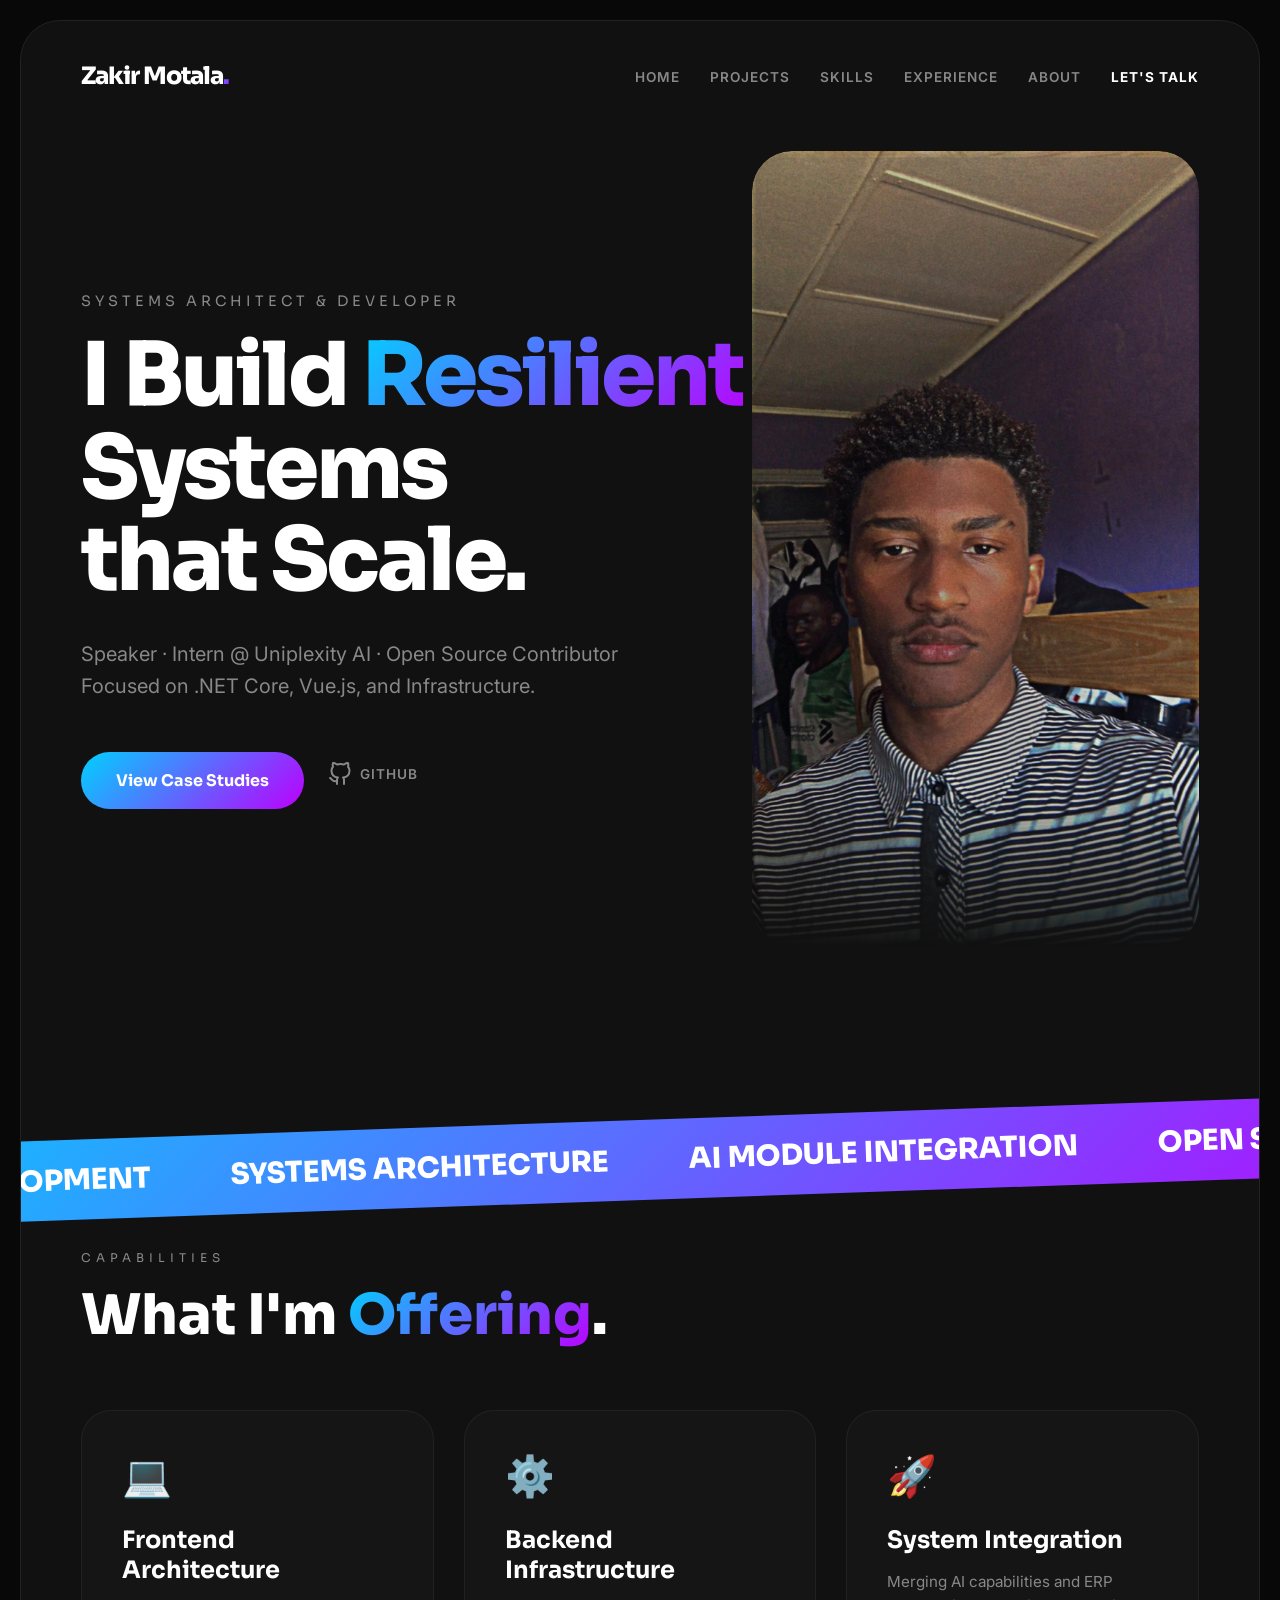
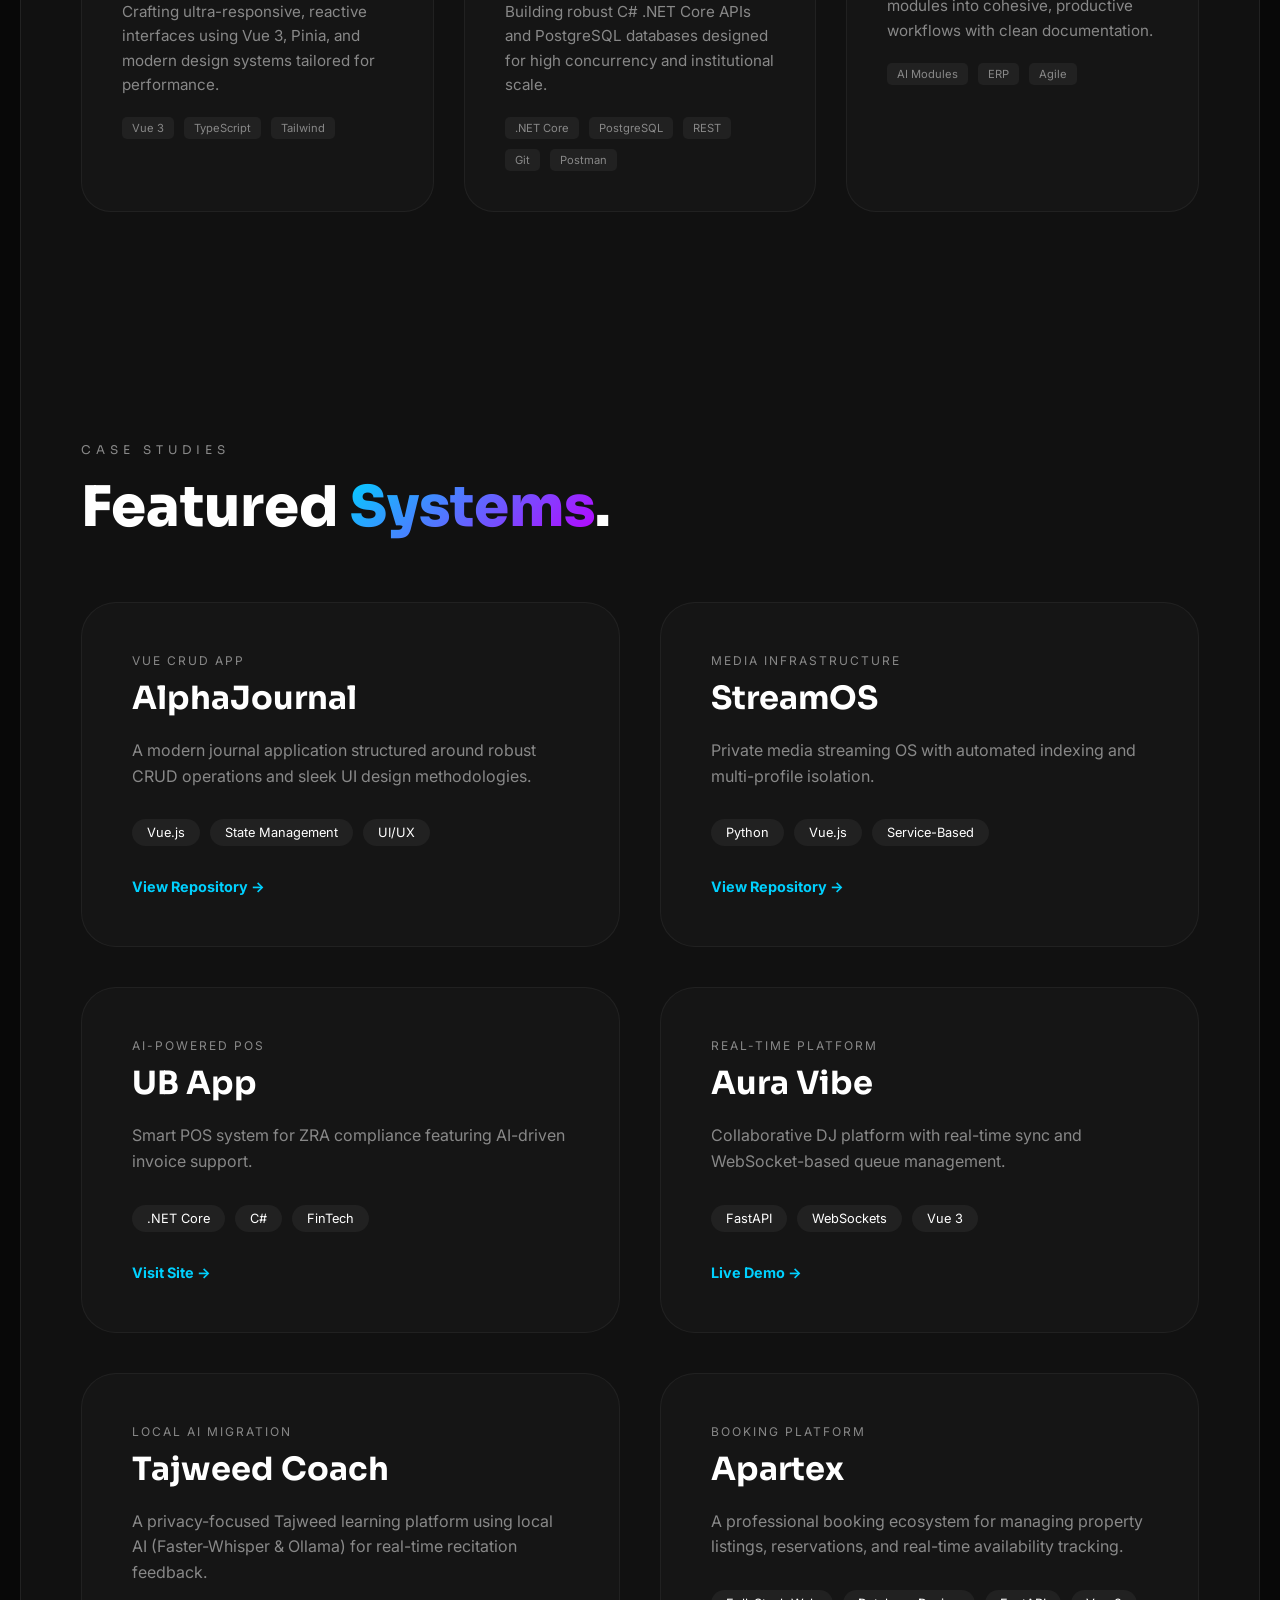
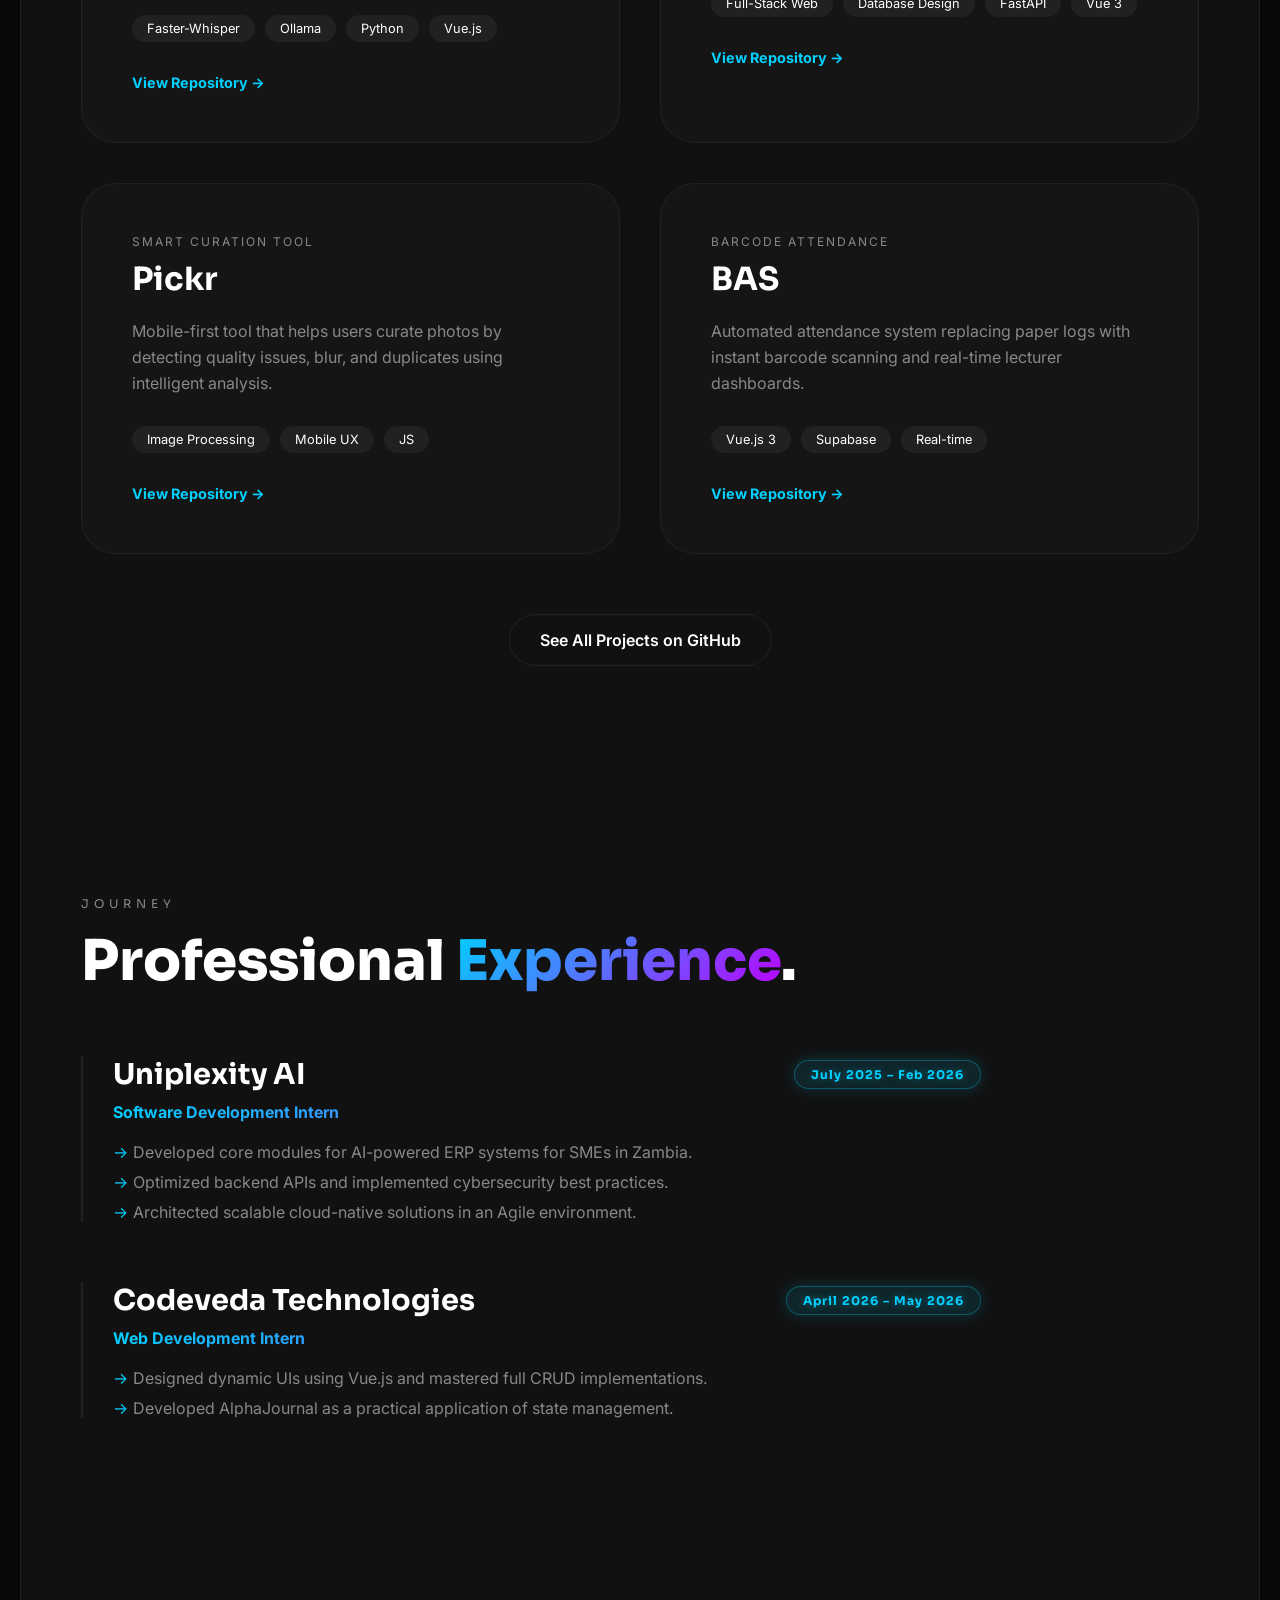
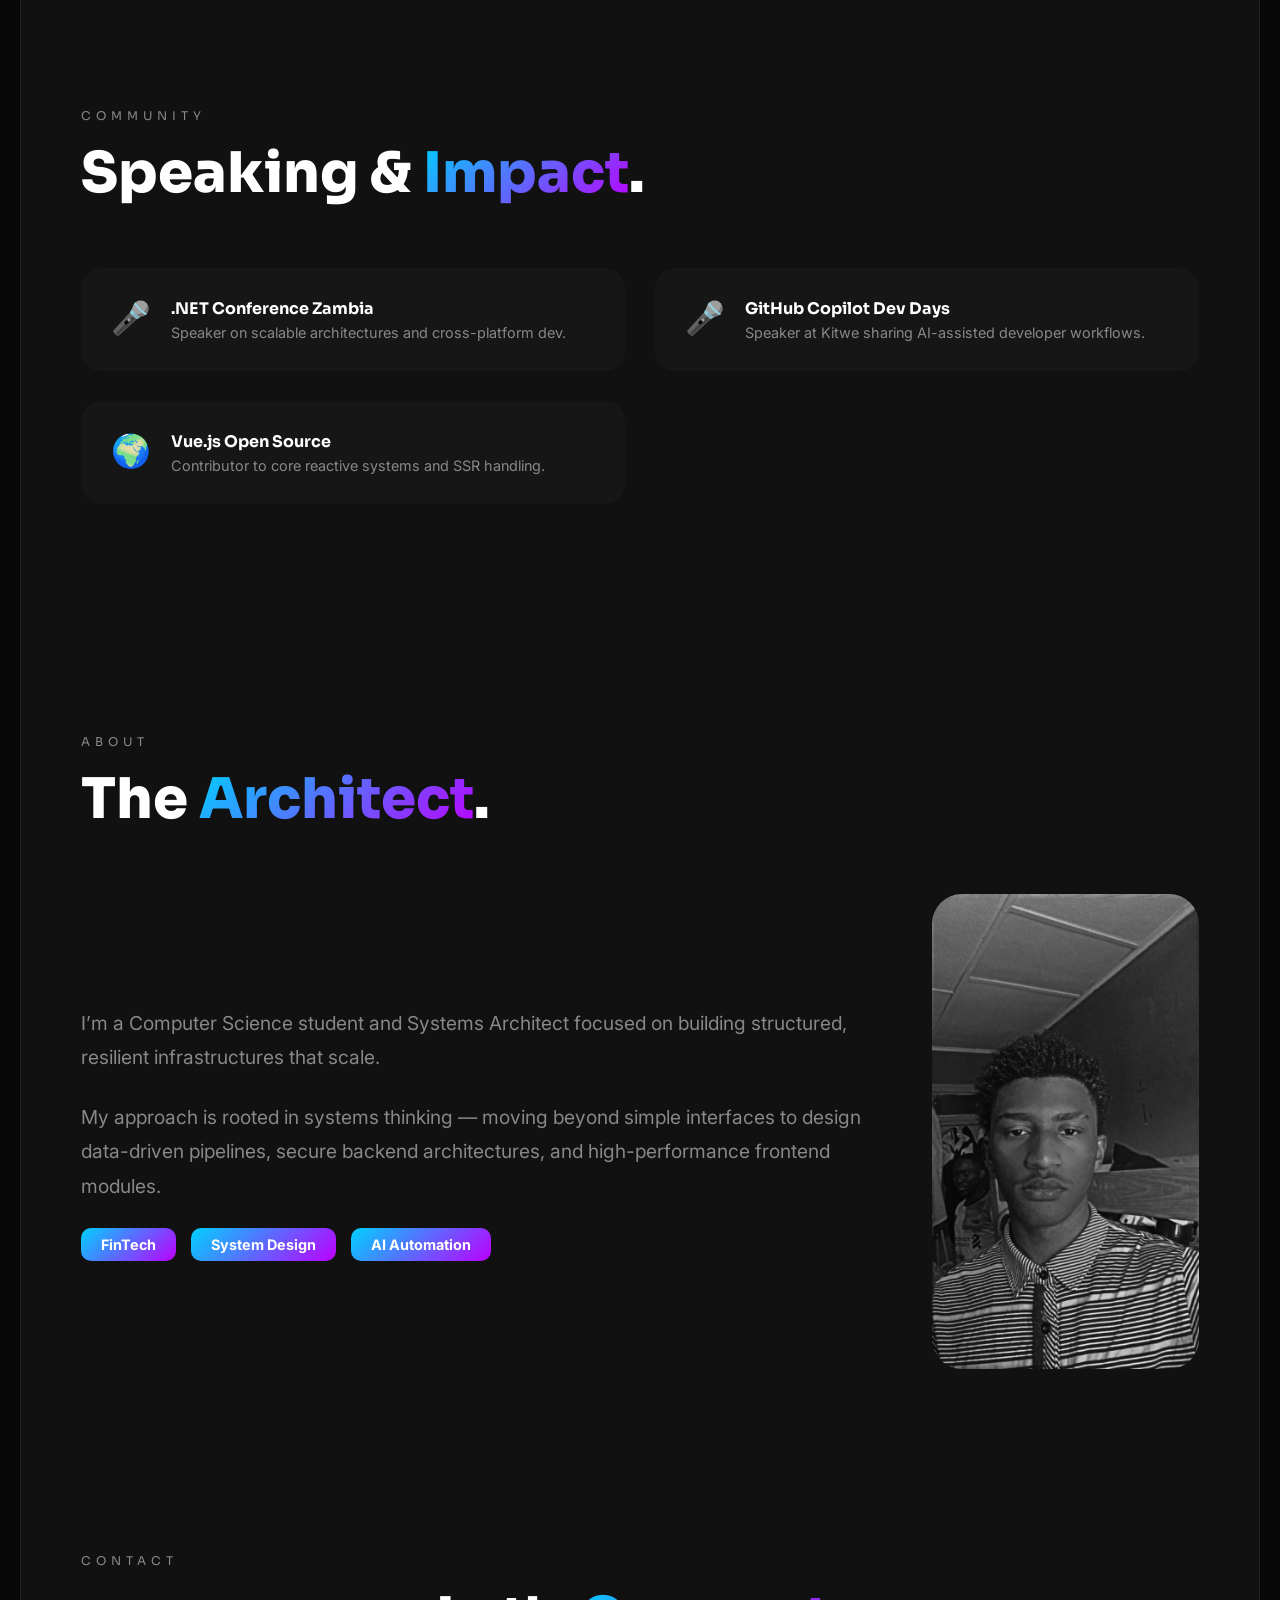
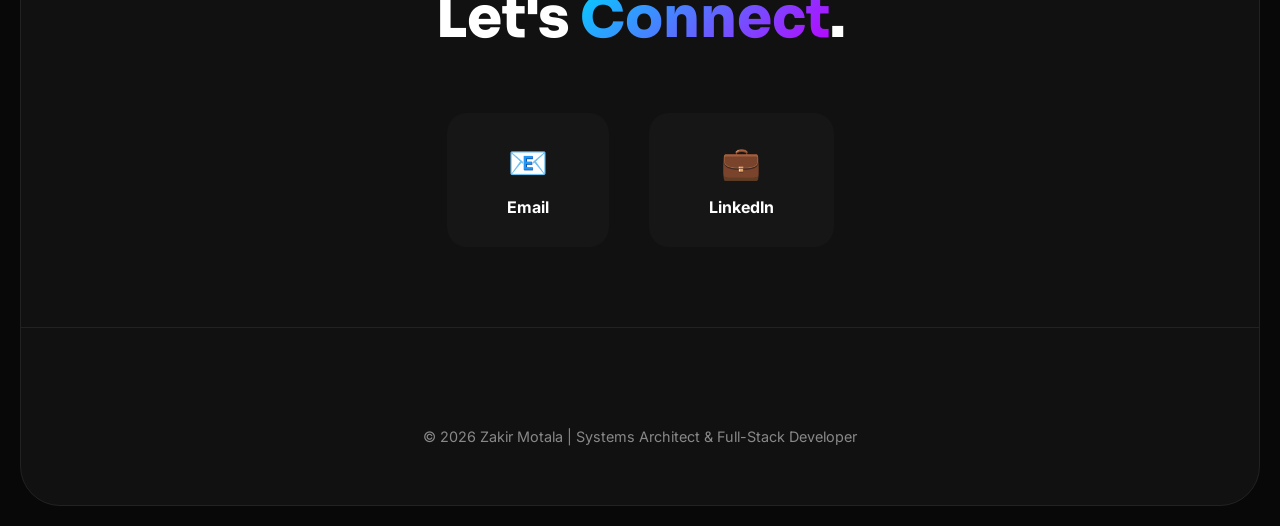
<file: index.html>
<!DOCTYPE html>
<html lang="en">
<head>
    <meta charset="UTF-8">
    <meta name="viewport" content="width=device-width, initial-scale=1.0">
    <title>Zakir Motala | Systems Architect & Full-Stack Developer</title>
    
    <!-- SEO & Premium Social Sharing -->
    <meta name="description" content="Systems Architect and Full-Stack Developer focused on building resilient, scalable systems with .NET, Vue.js, and AI modules.">
    <meta property="og:title" content="Zakir Motala | Systems Architect">
    <meta property="og:description" content="Building scalable systems that last. Explore the portfolio of Zakir Motala.">
    <meta property="og:type" content="website">
    <meta name="twitter:card" content="summary_large_image">
    
    <link rel="stylesheet" href="styles.css">
</head>
<body>
    <div class="main-frame">
        <!-- Background Accents -->
        <div class="aura-blob aura-1"></div>
        <div class="aura-blob aura-2"></div>

        <!-- Navigation -->
        <nav>
            <div class="nav-logo">Zakir Motala<span class="text-gradient">.</span></div>
            <ul class="nav-links">
                <li><a href="#home" class="nav-link">HOME</a></li>
                <li><a href="#projects" class="nav-link">PROJECTS</a></li>
                <li><a href="#services" class="nav-link">SKILLS</a></li>
                <li><a href="#experience" class="nav-link">EXPERIENCE</a></li>
                <li><a href="#about" class="nav-link">ABOUT</a></li>
                <li><a href="#contact" class="nav-link" style="color: white; font-weight: 700;">LET'S TALK</a></li>
            </ul>
        </nav>

        <!-- Hero Section -->
        <section id="home" class="hero">
            <div class="hero-content">
                <span class="hero-eyebrow">Systems Architect & Developer</span>
                <h1 class="hero-title">
                    I Build <span class="text-gradient">Resilient</span> Systems <br> that Scale.
                </h1>
                <p style="color: var(--text-gray); font-size: 1.25rem; margin-bottom: 50px; line-height: 1.6;">
                    Speaker · Intern @ Uniplexity AI · Open Source Contributor <br> 
                    Focused on .NET Core, Vue.js, and Infrastructure.
                </p>
                <div class="hero-actions">
                    <a href="#projects" class="btn-grad">View Case Studies</a>
                    <a href="https://github.com/Zakir176" target="_blank" class="nav-link" style="margin-left: 20px; display: inline-flex; align-items: center; gap: 8px;">
                        <svg width="24" height="24" viewBox="0 0 24 24" fill="none" stroke="currentColor" stroke-width="2" stroke-linecap="round" stroke-linejoin="round"><path d="M9 19c-5 1.5-5-2.5-7-3m14 6v-3.87a3.37 3.37 0 0 0-.94-2.61c3.14-.35 6.44-1.54 6.44-7A5.44 5.44 0 0 0 20 4.77 5.07 5.07 0 0 0 19.91 1S18.73.65 16 2.48a13.38 13.38 0 0 0-7 0C6.27.65 5.09 1 5.09 1A5.07 5.07 0 0 0 5 4.77a5.44 5.44 0 0 0-1.5 3.78c0 5.42 3.3 6.61 6.44 7A3.37 3.37 0 0 0 9 18.13V22"></path></svg>
                        GitHub
                    </a>
                </div>
            </div>
            <div class="hero-image-container">
                <img src="images/Profile.jpg" alt="Zakir Motala" class="hero-image">
            </div>
        </section>

        <!-- Signature Marquee -->
        <div class="marquee-container">
            <div class="marquee-content">
                <div class="marquee-item"><span class="marquee-dot"></span> FULL-STACK DEVELOPMENT</div>
                <div class="marquee-item"><span class="marquee-dot"></span> SYSTEMS ARCHITECTURE</div>
                <div class="marquee-item"><span class="marquee-dot"></span> AI MODULE INTEGRATION</div>
                <div class="marquee-item"><span class="marquee-dot"></span> OPEN SOURCE CONTRIBUTOR</div>
                <!-- Duplicate for seamless scroll -->
                <div class="marquee-item"><span class="marquee-dot"></span> FULL-STACK DEVELOPMENT</div>
                <div class="marquee-item"><span class="marquee-dot"></span> SYSTEMS ARCHITECTURE</div>
                <div class="marquee-item"><span class="marquee-dot"></span> AI MODULE INTEGRATION</div>
                <div class="marquee-item"><span class="marquee-dot"></span> OPEN SOURCE CONTRIBUTOR</div>
            </div>
        </div>

        <!-- Capabilities Section -->
        <section id="services" class="services">
            <span class="section-label">Capabilities</span>
            <h2 class="section-heading">What I'm <span class="text-gradient">Offering</span>.</h2>
            
            <div class="services-grid">
                <div class="service-card">
                    <div class="service-icon">💻</div>
                    <h3 class="service-title">Frontend Architecture</h3>
                    <p class="service-desc">Crafting ultra-responsive, reactive interfaces using Vue 3, Pinia, and modern design systems tailored for performance.</p>
                    <div class="tech-tags-mini">
                        <span>Vue 3</span> <span>TypeScript</span> <span>Tailwind</span>
                    </div>
                </div>
                <div class="service-card">
                    <div class="service-icon">⚙️</div>
                    <h3 class="service-title">Backend Infrastructure</h3>
                    <p class="service-desc">Building robust C# .NET Core APIs and PostgreSQL databases designed for high concurrency and institutional scale.</p>
                    <div class="tech-tags-mini">
                        <span>.NET Core</span> <span>PostgreSQL</span> <span>REST</span> <span>Git</span> <span>Postman</span>
                    </div>
                </div>
                <div class="service-card">
                    <div class="service-icon">🚀</div>
                    <h3 class="service-title">System Integration</h3>
                    <p class="service-desc">Merging AI capabilities and ERP modules into cohesive, productive workflows with clean documentation.</p>
                    <div class="tech-tags-mini">
                        <span>AI Modules</span> <span>ERP</span> <span>Agile</span>
                    </div>
                </div>
            </div>
        </section>

        <!-- Projects Section -->
        <section id="projects" class="content-section">
            <span class="section-label">Case Studies</span>
            <h2 class="section-heading">Featured <span class="text-gradient">Systems</span>.</h2>
            
            <div class="noir-projects-grid">
                <!-- Project 1 -->
                <div class="noir-project-card">
                    <div class="noir-project-info">
                        <span class="project-category">Vue CRUD App</span>
                        <h3 class="noir-project-title">AlphaJournal</h3>
                        <p class="noir-project-desc">A modern journal application structured around robust CRUD operations and sleek UI design methodologies.</p>
                        <div class="noir-project-tags">
                            <span>Vue.js</span> <span>State Management</span> <span>UI/UX</span>
                        </div>
                        <a href="https://github.com/Zakir176/AlphaJournal" target="_blank" class="noir-project-link">View Repository →</a>
                    </div>
                </div>
                <!-- Project 2 -->
                <div class="noir-project-card">
                    <div class="noir-project-info">
                        <span class="project-category">Media Infrastructure</span>
                        <h3 class="noir-project-title">StreamOS</h3>
                        <p class="noir-project-desc">Private media streaming OS with automated indexing and multi-profile isolation.</p>
                        <div class="noir-project-tags">
                            <span>Python</span> <span>Vue.js</span> <span>Service-Based</span>
                        </div>
                        <a href="https://github.com/Zakir176/StreamOS" target="_blank" class="noir-project-link">View Repository →</a>
                    </div>
                </div>
                <!-- Project 3 -->
                <div class="noir-project-card">
                    <div class="noir-project-info">
                        <span class="project-category">AI-Powered POS</span>
                        <h3 class="noir-project-title">UB App</h3>
                        <p class="noir-project-desc">Smart POS system for ZRA compliance featuring AI-driven invoice support.</p>
                        <div class="noir-project-tags">
                            <span>.NET Core</span> <span>C#</span> <span>FinTech</span>
                        </div>
                        <a href="http://uniplexitybusiness.com/" target="_blank" class="noir-project-link">Visit Site →</a>
                    </div>
                </div>
                <!-- Project 4 -->
                <div class="noir-project-card">
                    <div class="noir-project-info">
                        <span class="project-category">Real-time Platform</span>
                        <h3 class="noir-project-title">Aura Vibe</h3>
                        <p class="noir-project-desc">Collaborative DJ platform with real-time sync and WebSocket-based queue management.</p>
                        <div class="noir-project-tags">
                            <span>FastAPI</span> <span>WebSockets</span> <span>Vue 3</span>
                        </div>
                        <a href="https://aura-vibe.vercel.app/" target="_blank" class="noir-project-link">Live Demo →</a>
                    </div>
                </div>
                <!-- Project 5: Tajweed Coach -->
                <div class="noir-project-card">
                    <div class="noir-project-info">
                        <span class="project-category">Local AI Migration</span>
                        <h3 class="noir-project-title">Tajweed Coach</h3>
                        <p class="noir-project-desc">A privacy-focused Tajweed learning platform using local AI (Faster-Whisper & Ollama) for real-time recitation feedback.</p>
                        <div class="noir-project-tags">
                            <span>Faster-Whisper</span> <span>Ollama</span> <span>Python</span> <span>Vue.js</span>
                        </div>
                        <a href="https://github.com/Zakir176/Tajweedcoach" target="_blank" class="noir-project-link">View Repository →</a>
                    </div>
                </div>
                <!-- Project 6: Apartex -->
                <div class="noir-project-card">
                    <div class="noir-project-info">
                        <span class="project-category">Booking Platform</span>
                        <h3 class="noir-project-title">Apartex</h3>
                        <p class="noir-project-desc">A professional booking ecosystem for managing property listings, reservations, and real-time availability tracking.</p>
                        <div class="noir-project-tags">
                            <span>Full-Stack Web</span> <span>Database Design</span> <span>FastAPI</span> <span>Vue 3</span>
                        </div>
                        <a href="https://github.com/Zakir176/Apartex" target="_blank" class="noir-project-link">View Repository →</a>
                    </div>
                </div>
                <!-- Project 7: Pickr -->
                <div class="noir-project-card">
                    <div class="noir-project-info">
                        <span class="project-category">Smart Curation Tool</span>
                        <h3 class="noir-project-title">Pickr</h3>
                        <p class="noir-project-desc">Mobile-first tool that helps users curate photos by detecting quality issues, blur, and duplicates using intelligent analysis.</p>
                        <div class="noir-project-tags">
                            <span>Image Processing</span> <span>Mobile UX</span> <span>JS</span>
                        </div>
                        <a href="https://github.com/Zakir176/Pickr" target="_blank" class="noir-project-link">View Repository →</a>
                    </div>
                </div>
                <!-- Project 8: BAS -->
                <div class="noir-project-card">
                    <div class="noir-project-info">
                        <span class="project-category">Barcode Attendance</span>
                        <h3 class="noir-project-title">BAS</h3>
                        <p class="noir-project-desc">Automated attendance system replacing paper logs with instant barcode scanning and real-time lecturer dashboards.</p>
                        <div class="noir-project-tags">
                            <span>Vue.js 3</span> <span>Supabase</span> <span>Real-time</span>
                        </div>
                        <a href="https://github.com/Zakir176/BAS-Web" target="_blank" class="noir-project-link">View Repository →</a>
                    </div>
                </div>
            </div>
            
            <div style="text-align: center; margin-top: 60px;">
                <a href="https://github.com/Zakir176" target="_blank" class="btn-outline">See All Projects on GitHub</a>
            </div>
        </section>

        <!-- Experience Section -->
        <section id="experience" class="content-section">
            <span class="section-label">Journey</span>
            <h2 class="section-heading">Professional <span class="text-gradient">Experience</span>.</h2>
            
            <div class="noir-experience-stack">
                <div class="noir-exp-item">
                    <div class="noir-exp-header">
                        <h3 class="noir-exp-title">Uniplexity AI</h3>
                        <span class="noir-exp-date">July 2025 – Feb 2026</span>
                    </div>
                    <p class="noir-exp-role text-gradient">Software Development Intern</p>
                    <ul class="noir-exp-list">
                        <li>Developed core modules for AI-powered ERP systems for SMEs in Zambia.</li>
                        <li>Optimized backend APIs and implemented cybersecurity best practices.</li>
                        <li>Architected scalable cloud-native solutions in an Agile environment.</li>
                    </ul>
                </div>

                <div class="noir-exp-item">
                    <div class="noir-exp-header">
                        <h3 class="noir-exp-title">Codeveda Technologies</h3>
                        <span class="noir-exp-date">April 2026 – May 2026</span>
                    </div>
                    <p class="noir-exp-role text-gradient">Web Development Intern</p>
                    <ul class="noir-exp-list">
                        <li>Designed dynamic UIs using Vue.js and mastered full CRUD implementations.</li>
                        <li>Developed AlphaJournal as a practical application of state management.</li>
                    </ul>
                </div>
            </div>
        </section>

        <!-- Community Section -->
        <section id="speaking" class="content-section">
            <span class="section-label">Community</span>
            <h2 class="section-heading">Speaking & <span class="text-gradient">Impact</span>.</h2>
            
            <div class="noir-community-grid">
                <a href="https://www.linkedin.com/posts/zakir-motala-7b824b23a_dotnetconf2025-dotnet-dotnetmaui-activity-7419826543507505152--QY5" target="_blank" class="noir-community-card">
                    <div class="comm-icon">🎤</div>
                    <div class="comm-info">
                        <h4>.NET Conference Zambia</h4>
                        <p>Speaker on scalable architectures and cross-platform dev.</p>
                    </div>
                </a>
                <a href="https://www.linkedin.com/posts/zakir-motala-7b824b23a_githubcopilot-ai-developers-activity-7441408150358016000-HlxV" target="_blank" class="noir-community-card">
                    <div class="comm-icon">🎤</div>
                    <div class="comm-info">
                        <h4>GitHub Copilot Dev Days</h4>
                        <p>Speaker at Kitwe sharing AI-assisted developer workflows.</p>
                    </div>
                </a>
                <a href="https://github.com/vuejs/core/pulls?q=is%3Apr+author%3AZakir176" target="_blank" class="noir-community-card">
                    <div class="comm-icon">🌍</div>
                    <div class="comm-info">
                        <h4>Vue.js Open Source</h4>
                        <p>Contributor to core reactive systems and SSR handling.</p>
                    </div>
                </a>
            </div>
        </section>

        <!-- About Section -->
        <section id="about" class="content-section">
            <span class="section-label">About</span>
            <h2 class="section-heading">The <span class="text-gradient">Architect</span>.</h2>
            
            <div class="noir-about-grid">
                <div class="noir-about-text">
                    <p>I’m a Computer Science student and Systems Architect focused on building structured, resilient infrastructures that scale.</p>
                    <p>My approach is rooted in systems thinking — moving beyond simple interfaces to design data-driven pipelines, secure backend architectures, and high-performance frontend modules.</p>
                    <div class="noir-interests">
                        <span class="interest-tag">FinTech</span>
                        <span class="interest-tag">System Design</span>
                        <span class="interest-tag">AI Automation</span>
                    </div>
                </div>
                <div class="noir-about-visual">
                    <img src="images/Profile.jpg" alt="Zakir Motala" class="about-image-mini">
                </div>
            </div>
        </section>

        <!-- Contact Section -->
        <section id="contact" class="services" style="padding-top: 100px;">
            <span class="section-label">Contact</span>
            <h2 class="section-heading" style="text-align: center;">Let's <span class="text-gradient">Connect</span>.</h2>
            
            <div class="noir-contact-grid">
                <a href="mailto:zakirhusseinmotala76@gmail.com" class="noir-contact-card">
                    <span class="contact-icon">📧</span>
                    <span>Email</span>
                </a>
                <a href="https://linkedin.com/in/zakir-motala" target="_blank" class="noir-contact-card">
                    <span class="contact-icon">💼</span>
                    <span>LinkedIn</span>
                </a>
            </div>
        </section>

        <!-- Simple Footer -->
        <footer style="padding: 100px 60px 60px; text-align: center; border-top: 1px solid var(--border);">
            <p style="color: var(--text-gray); font-size: 0.9rem;">&copy; 2026 Zakir Motala | Systems Architect & Full-Stack Developer</p>
        </footer>
    </div>

    <script src="script.js"></script>
</body>
</html>
</file>
<file: styles.css>
@import url('https://fonts.googleapis.com/css2?family=Sora:wght@100..800&family=Inter:wght@100..900&display=swap');

:root {
    /* Vibrant Noir Palette */
    --bg-black: #080808;
    --bg-charcoal: #111111;
    --primary-grad: linear-gradient(135deg, #00D1FF 0%, #BC00FF 100%);
    --secondary-grad: linear-gradient(135deg, #00D1FF 0%, #0029FF 100%);
    
    --text-white: #FFFFFF;
    --text-gray: #888888;
    --text-dim: #444444;
    
    --border: #222222;
    
    --font-heading: 'Sora', sans-serif;
    --font-body: 'Inter', sans-serif;
    
    --container-round: 40px;
}

* {
    margin: 0;
    padding: 0;
    box-sizing: border-box;
    scroll-behavior: smooth;
}

body {
    background-color: var(--bg-black);
    color: var(--text-white);
    font-family: var(--font-body);
    overflow-x: hidden;
    padding: 20px;
}

.main-frame {
    background-color: var(--bg-charcoal);
    border-radius: var(--container-round);
    min-height: calc(100vh - 40px);
    position: relative;
    overflow: hidden;
    border: 1px solid var(--border);
}

/* Custom Premium Cursor */
.cursor {
    position: fixed;
    top: 0;
    left: 0;
    width: 20px;
    height: 20px;
    background: white;
    border-radius: 50%;
    pointer-events: none;
    z-index: 9999;
    mix-blend-mode: difference;
    transform: translate(-50%, -50%);
    transition: width 0.3s, height 0.3s, background-color 0.3s;
    opacity: 0;
}

.cursor.visible { opacity: 1; }

.cursor.active {
    width: 60px;
    height: 60px;
    background-color: rgba(0, 209, 255, 0.2);
    border: 1px solid #00D1FF;
}

/* Scroll Reveal Base */
.reveal {
    opacity: 0;
    transform: translateY(30px);
    transition: all 0.8s cubic-bezier(0.23, 1, 0.32, 1);
}

.reveal.active {
    opacity: 1;
    transform: translateY(0);
}

/* Floating Aura Animation */
@keyframes float {
    0% { transform: translate(0, 0) scale(1); }
    50% { transform: translate(30px, -20px) scale(1.1); }
    100% { transform: translate(-20px, 30px) scale(1); }
}

.aura-1 { 
    background: #BC00FF; 
    top: -100px; 
    right: -100px; 
    animation: float 15s ease-in-out infinite;
}

.aura-2 { 
    background: #00D1FF; 
    bottom: -100px; 
    left: -100px; 
    animation: float 18s ease-in-out infinite reverse;
}

/* Staggered Reveals */
.stagger-reveal > * {
    opacity: 0;
    transform: translateY(20px);
    transition: all 0.6s cubic-bezier(0.23, 1, 0.32, 1);
}

.stagger-reveal.active > * {
    opacity: 1;
    transform: translateY(0);
}

/* Delay helpers */
.stagger-reveal.active > *:nth-child(1) { transition-delay: 0.1s; }
.stagger-reveal.active > *:nth-child(2) { transition-delay: 0.2s; }
.stagger-reveal.active > *:nth-child(3) { transition-delay: 0.3s; }
.stagger-reveal.active > *:nth-child(4) { transition-delay: 0.4s; }


/* Navigation */
nav {
    display: flex;
    justify-content: space-between;
    align-items: center;
    padding: 40px 60px;
    position: relative;
    z-index: 100;
}

.nav-logo {
    font-family: var(--font-heading);
    font-weight: 800;
    font-size: 1.5rem;
    letter-spacing: -1px;
}

.nav-links {
    display: flex;
    list-style: none;
    gap: 30px;
}

.nav-link {
    text-decoration: none;
    color: var(--text-gray);
    font-size: 0.85rem;
    font-weight: 600;
    text-transform: uppercase;
    letter-spacing: 1px;
    transition: 0.3s;
}

.nav-link:hover {
    color: var(--text-white);
}

/* Hero Section */
.hero {
    display: grid;
    grid-template-columns: 1.2fr 0.8fr;
    padding: 20px 60px 150px;
    align-items: center;
    position: relative;
    z-index: 1;
}

.hero-title {
    font-family: var(--font-heading);
    font-size: clamp(3rem, 8vw, 5.5rem);
    font-weight: 800;
    line-height: 1.05;
    letter-spacing: -3px;
    margin-bottom: 30px;
}

.text-gradient {
    background: var(--primary-grad);
    -webkit-background-clip: text;
    -webkit-text-fill-color: transparent;
}

.hero-image {
    width: 100%;
    max-width: 450px;
    border-radius: 40px;
    -webkit-mask-image: linear-gradient(to bottom, black 80%, transparent 100%);
    mask-image: linear-gradient(to bottom, black 80%, transparent 100%);
}

.hero-eyebrow {
    font-family: var(--font-heading);
    color: var(--text-gray);
    letter-spacing: 4px;
    text-transform: uppercase;
    font-size: 0.9rem;
    margin-bottom: 20px;
    display: block;
}

/* Marquee */
.marquee-container {
    position: absolute;
    width: 150%;
    height: 80px;
    background: var(--primary-grad);
    transform: rotate(-2deg) translateY(20px);
    z-index: 5;
    left: -25%;
    display: flex;
    align-items: center;
    overflow: hidden;
}

.marquee-content {
    display: flex;
    white-space: nowrap;
    animation: marquee-scroll 30s linear infinite;
}

.marquee-item {
    font-family: var(--font-heading);
    font-size: 1.8rem;
    font-weight: 800;
    color: var(--text-white);
    margin-right: 60px;
    display: flex;
    align-items: center;
    gap: 20px;
}

@keyframes marquee-scroll {
    from { transform: translateX(0); }
    to { transform: translateX(-50%); }
}

/* General Sections */
.content-section, .services {
    padding: 150px 60px 80px;
    position: relative;
    z-index: 2;
}

.section-label {
    font-family: var(--font-heading);
    font-size: 0.75rem;
    color: var(--text-gray);
    letter-spacing: 5px;
    text-transform: uppercase;
    margin-bottom: 15px;
    display: block;
}

.section-heading {
    font-family: var(--font-heading);
    font-size: clamp(2.5rem, 5vw, 3.5rem);
    font-weight: 800;
    margin-bottom: 60px;
}

/* Services Grid */
.services-grid {
    display: grid;
    grid-template-columns: repeat(3, 1fr);
    gap: 30px;
}

.service-card {
    background: rgba(255, 255, 255, 0.02);
    border: 1px solid rgba(255, 255, 255, 0.05);
    border-radius: 30px;
    padding: 40px;
    transition: 0.4s;
}

.service-card:hover {
    background: rgba(255, 255, 255, 0.05);
    transform: translateY(-10px);
    border-color: rgba(0, 209, 255, 0.3);
}

.service-icon { font-size: 2.5rem; margin-bottom: 25px; }
.service-title { font-size: 1.5rem; margin-bottom: 15px; font-family: var(--font-heading); }
.service-desc { color: var(--text-gray); line-height: 1.6; font-size: 0.95rem; }

.tech-tags-mini {
    margin-top: 20px;
    display: flex;
    gap: 10px;
    flex-wrap: wrap;
}

.tech-tags-mini span {
    font-size: 0.7rem;
    background: rgba(255, 255, 255, 0.05);
    padding: 4px 10px;
    border-radius: 5px;
    color: var(--text-gray);
}

/* Projects Grid (Noir Style) */
.noir-projects-grid {
    display: grid;
    grid-template-columns: repeat(2, 1fr);
    gap: 40px;
}

.noir-project-card {
    background: rgba(255, 255, 255, 0.02);
    border: 1px solid rgba(255, 255, 255, 0.05);
    border-radius: 35px;
    padding: 50px;
    transition: 0.4s;
    position: relative;
    overflow: hidden;
}

.noir-project-card:hover {
    border-color: #BC00FF;
    transform: scale(1.02);
    background: rgba(188, 0, 255, 0.03);
}

.project-category {
    font-size: 0.75rem;
    text-transform: uppercase;
    letter-spacing: 2px;
    color: var(--text-gray);
    margin-bottom: 10px;
    display: block;
}

.noir-project-title {
    font-size: 2rem;
    font-family: var(--font-heading);
    margin-bottom: 20px;
}

.noir-project-desc {
    color: var(--text-gray);
    margin-bottom: 30px;
    line-height: 1.6;
}

.noir-project-tags {
    display: flex;
    gap: 10px;
    margin-bottom: 30px;
    flex-wrap: wrap;
}

.noir-project-tags span {
    background: rgba(255, 255, 255, 0.05);
    padding: 6px 15px;
    border-radius: 100px;
    font-size: 0.8rem;
    color: var(--text-white);
}

.noir-project-link {
    text-decoration: none;
    color: #00D1FF;
    font-weight: 700;
    font-size: 0.9rem;
}

/* Experience Section */
.noir-experience-stack {
    max-width: 900px;
}

.noir-exp-item {
    margin-bottom: 60px;
    padding-left: 30px;
    border-left: 2px solid var(--border);
}

.noir-exp-header {
    display: flex;
    justify-content: space-between;
    align-items: center;
    margin-bottom: 10px;
}

.noir-exp-title { font-size: 1.8rem; font-family: var(--font-heading); }
.noir-exp-date { 
    color: #00D1FF; 
    font-size: 0.75rem; 
    font-family: var(--font-heading);
    font-weight: 700;
    background: rgba(0, 209, 255, 0.1);
    padding: 6px 16px;
    border-radius: 100px;
    border: 1px solid rgba(0, 209, 255, 0.3);
    box-shadow: 0 0 15px rgba(0, 209, 255, 0.2);
    text-shadow: 0 0 8px rgba(0, 209, 255, 0.4);
    letter-spacing: 1px;
}
.noir-exp-role { font-weight: 700; margin-bottom: 20px; }

.noir-exp-list {
    list-style: none;
    color: var(--text-gray);
}

.noir-exp-list li {
    margin-bottom: 10px;
    position: relative;
    padding-left: 20px;
}

.noir-exp-list li::before {
    content: "→";
    position: absolute;
    left: 0;
    color: #00D1FF;
}

/* Community & About */
.noir-community-grid {
    display: grid;
    grid-template-columns: repeat(2, 1fr);
    gap: 30px;
}

.noir-community-card {
    display: flex;
    gap: 20px;
    padding: 30px;
    background: rgba(255, 255, 255, 0.02);
    border-radius: 20px;
    text-decoration: none;
    color: inherit;
    transition: 0.3s;
}

.noir-community-card:hover {
    background: rgba(255, 255, 255, 0.05);
    transform: translateX(10px);
}

.comm-icon { font-size: 2rem; }
.comm-info h4 { margin-bottom: 5px; font-family: var(--font-heading); }
.comm-info p { color: var(--text-gray); font-size: 0.9rem; }

.noir-about-grid {
    display: grid;
    grid-template-columns: 1.5fr 0.5fr;
    gap: 50px;
    align-items: center;
}

.noir-about-text p {
    font-size: 1.2rem;
    color: var(--text-gray);
    line-height: 1.8;
    margin-bottom: 25px;
}

.noir-interests {
    display: flex;
    gap: 15px;
}

.interest-tag {
    background: var(--primary-grad);
    padding: 8px 20px;
    border-radius: 10px;
    font-size: 0.9rem;
    font-weight: 700;
}

.about-image-mini {
    width: 100%;
    border-radius: 30px;
    filter: grayscale(1);
}

/* Contact Grid */
.noir-contact-grid {
    display: flex;
    justify-content: center;
    gap: 40px;
}

.noir-contact-card {
    padding: 30px 60px;
    background: rgba(255, 255, 255, 0.02);
    border-radius: 20px;
    text-decoration: none;
    color: white;
    font-weight: 700;
    display: flex;
    flex-direction: column;
    align-items: center;
    gap: 15px;
    transition: 0.3s;
}

.noir-contact-card:hover {
    background: var(--primary-grad);
    transform: scale(1.05);
}

.contact-icon { font-size: 2rem; }

/* Buttons */
.btn-grad {
    display: inline-flex;
    padding: 18px 35px;
    background: var(--primary-grad);
    color: white;
    text-decoration: none;
    border-radius: 100px;
    font-weight: 700;
    font-family: var(--font-heading);
    transition: 0.3s;
}

.btn-outline {
    display: inline-flex;
    padding: 15px 30px;
    border: 1px solid var(--border);
    color: white;
    text-decoration: none;
    border-radius: 100px;
    font-weight: 600;
    transition: 0.3s;
}

.btn-outline:hover {
    border-color: #00D1FF;
    background: rgba(0, 209, 255, 0.05);
}

/* Responsive */
@media (max-width: 1024px) {
    .hero, .noir-about-grid { grid-template-columns: 1fr; text-align: center; }
    .hero-image { margin-top: 50px; }
    .services-grid, .noir-projects-grid, .noir-community-grid { grid-template-columns: 1fr; }
    nav { padding: 30px; }
    .content-section, .services { padding: 80px 30px; }
}
</file>
